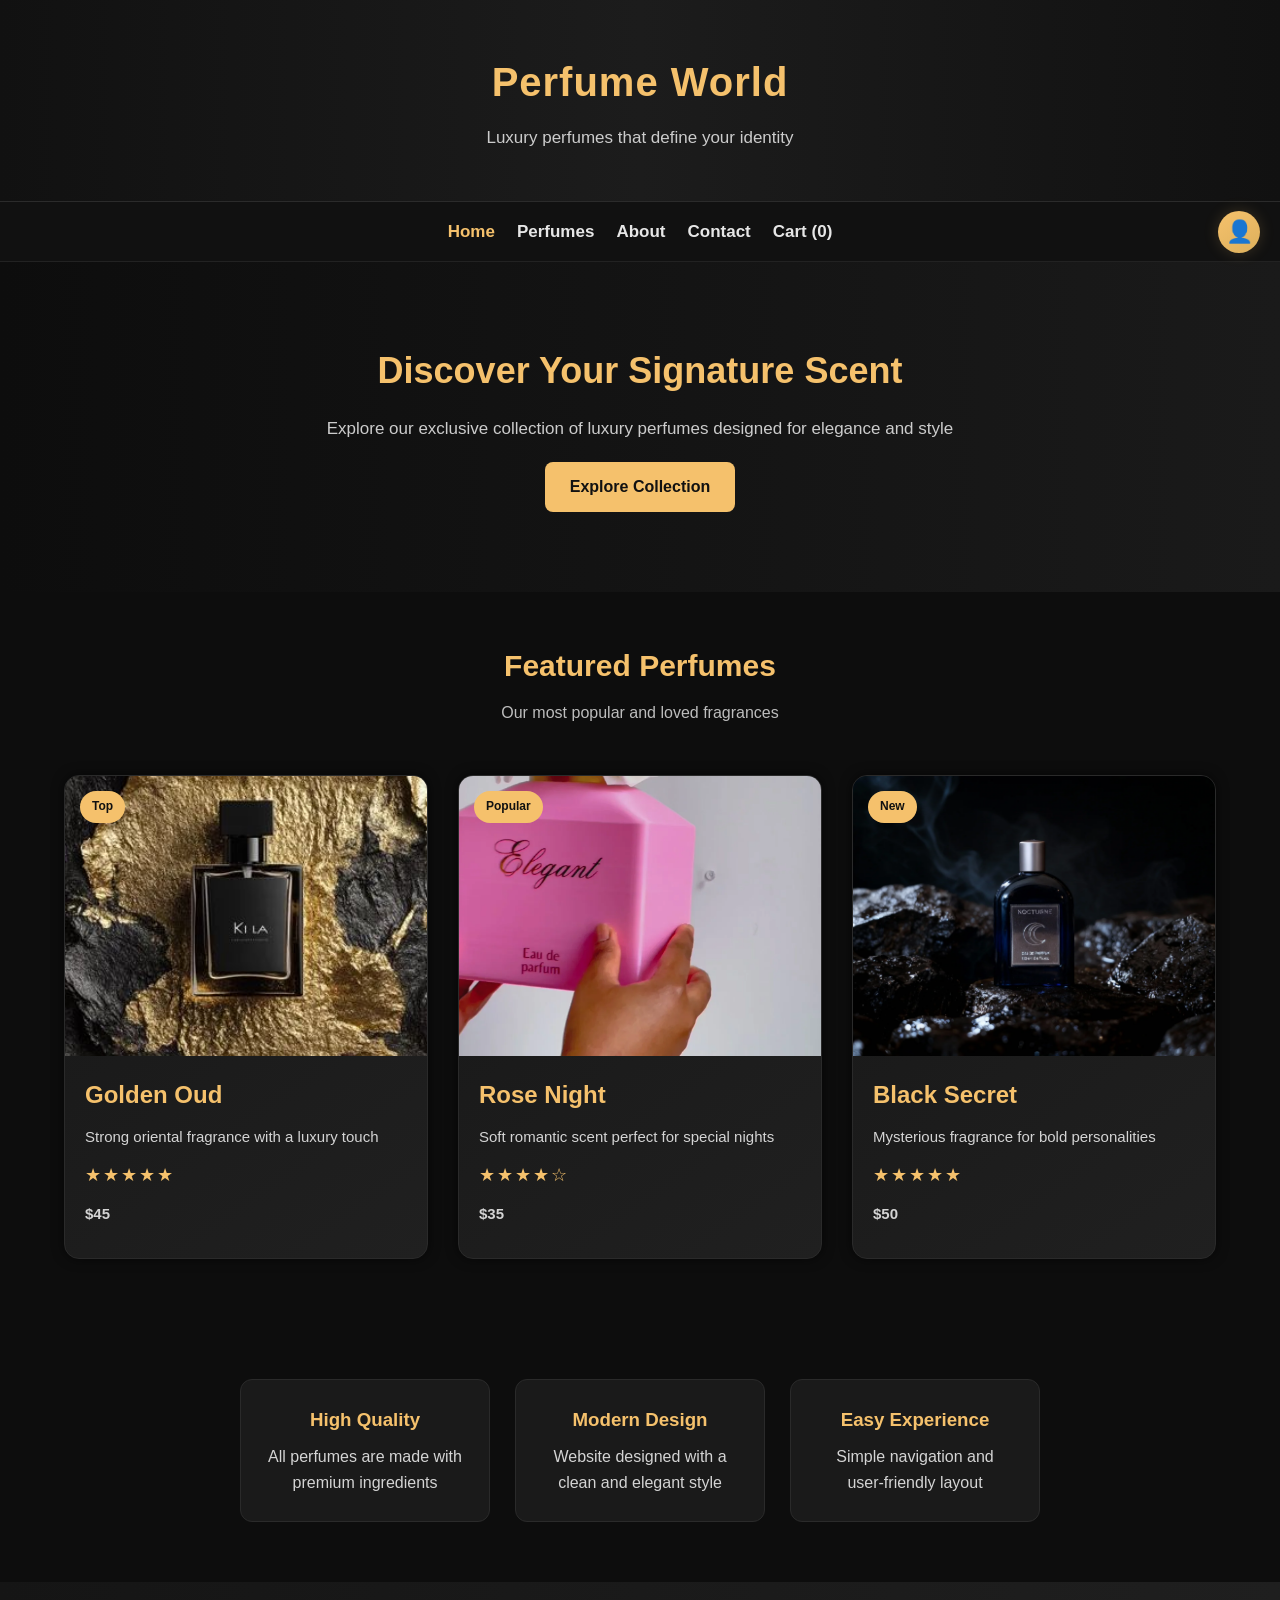
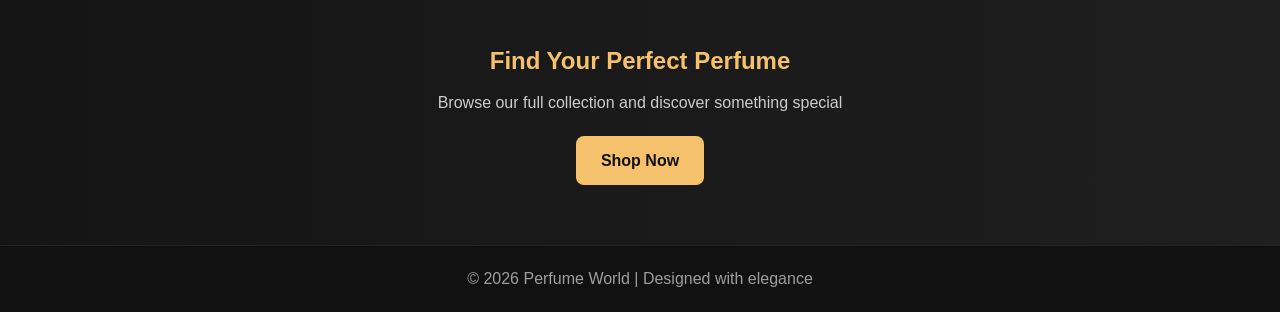
<file: index.html>
<!DOCTYPE html>
<html lang="en">
<head>
    <meta charset="UTF-8">
    <meta name="viewport" content="width=device-width, initial-scale=1.0">
    <title>Perfume World</title>
    <link rel="stylesheet" href="style.css">
</head>
<body>

    <div id="loader"></div>

    <header class="page-header">
        <h1>Perfume World</h1>
        <p>Luxury perfumes that define your identity</p>
    </header>

    <nav>
        <a href="index.html" class="active">Home</a>
        <a href="perfumes.html">Perfumes</a>
        <a href="about.html">About</a>
        <a href="contact.html">Contact</a>
        <a href="cart.html">Cart (<span id="cart-count">0</span>)</a>

        <div class="nav-right">
            <div class="profile-box" onclick="toggleProfileMenu(event)">
                <div class="profile-icon">👤</div>

                <div class="profile-menu" id="profile-menu">
                    <div id="guest-menu">
                        <a href="login.html">Login</a>
                    </div>

                    <div id="user-menu" style="display:none;">
                        <div class="user-info">
                            <p id="nav-user-name"></p>
                            <p id="nav-user-email"></p>
                        </div>
                        <hr>
                        <a href="profile.html">My Profile</a>
                        <a href="#" onclick="logoutUser()">Logout</a>
                    </div>
                </div>
            </div>
        </div>
    </nav>

    <section class="hero">
        <h2>Discover Your Signature Scent</h2>
        <p>Explore our exclusive collection of luxury perfumes designed for elegance and style</p>
        <a href="perfumes.html" class="btn">Explore Collection</a>
    </section>

    <section class="section-title">
        <h2>Featured Perfumes</h2>
        <p>Our most popular and loved fragrances</p>
    </section>

    <section class="products">

        <div class="card">
            <span class="badge">Top</span>
            <div class="img-box">
                <img src="perfume1.jpg" alt="Golden Oud">
            </div>
            <div class="info">
                <h3>Golden Oud</h3>
                <p>Strong oriental fragrance with a luxury touch</p>
                <div class="stars">★★★★★</div>
                <p class="price">$45</p>
            </div>
        </div>

        <div class="card">
            <span class="badge">Popular</span>
            <div class="img-box">
                <img src="perfume2.jpg" alt="Rose Night">
            </div>
            <div class="info">
                <h3>Rose Night</h3>
                <p>Soft romantic scent perfect for special nights</p>
                <div class="stars">★★★★☆</div>
                <p class="price">$35</p>
            </div>
        </div>

        <div class="card">
            <span class="badge">New</span>
            <div class="img-box">
                <img src="perfume3.jpg" alt="Black Secret">
            </div>
            <div class="info">
                <h3>Black Secret</h3>
                <p>Mysterious fragrance for bold personalities</p>
                <div class="stars">★★★★★</div>
                <p class="price">$50</p>
            </div>
        </div>

    </section>

    <section class="features">

        <div class="feature-box">
            <h3>High Quality</h3>
            <p>All perfumes are made with premium ingredients</p>
        </div>

        <div class="feature-box">
            <h3>Modern Design</h3>
            <p>Website designed with a clean and elegant style</p>
        </div>

        <div class="feature-box">
            <h3>Easy Experience</h3>
            <p>Simple navigation and user-friendly layout</p>
        </div>

    </section>

    <section class="cta">
        <h2>Find Your Perfect Perfume</h2>
        <p>Browse our full collection and discover something special</p>
        <a href="perfumes.html" class="btn">Shop Now</a>
    </section>

    <footer>
        <p>&copy; 2026 Perfume World | Designed with elegance</p>
    </footer>

    <script src="script.js"></script>
</body>
</html>
</file>
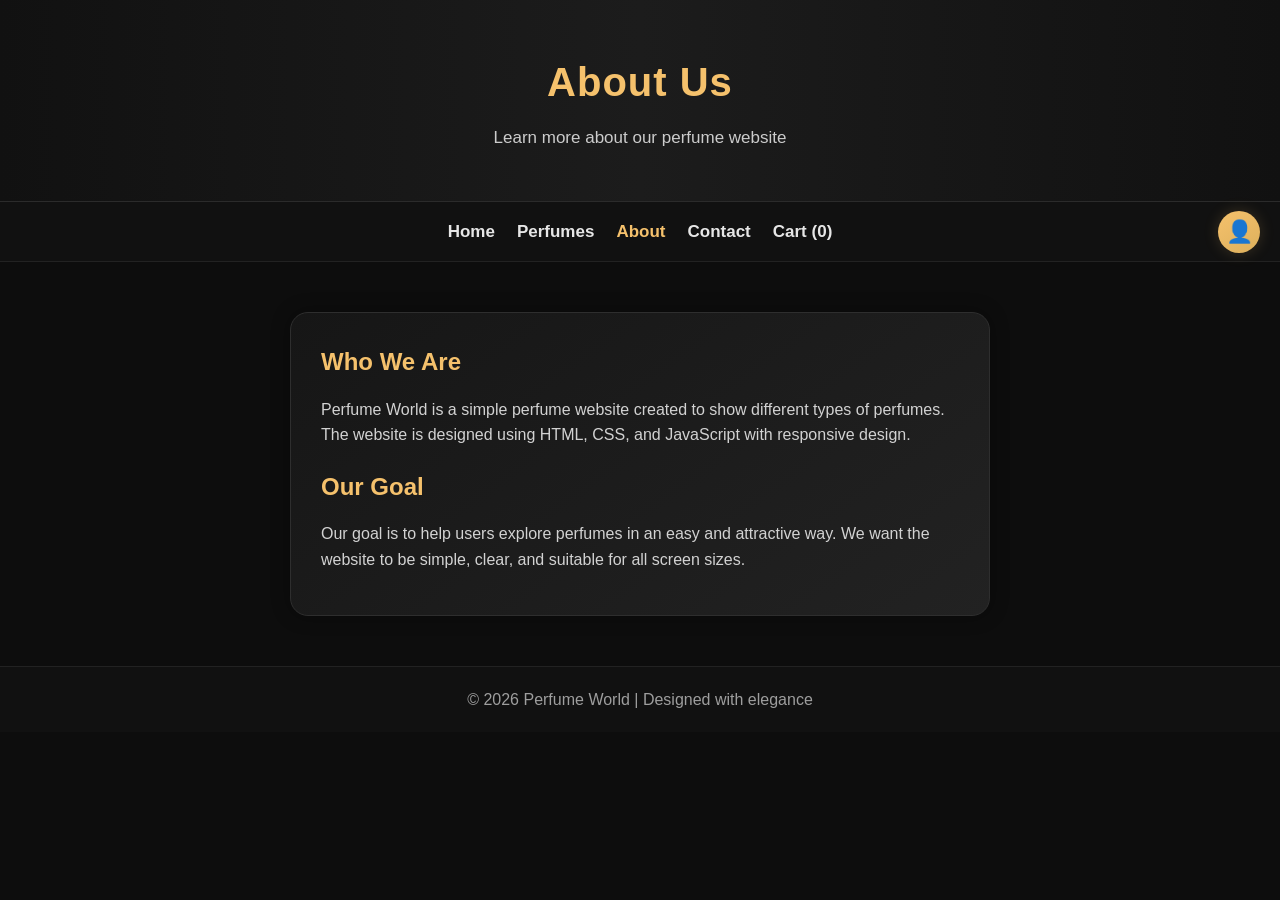
<file: about.html>
<!DOCTYPE html>
<html lang="en">
<head>
    <meta charset="UTF-8">
    <meta name="viewport" content="width=device-width, initial-scale=1.0">
    <title>About | Perfume World</title>
    <link rel="stylesheet" href="style.css">
</head>
<body>

    <div id="loader"></div>

    <header class="page-header">
        <h1>About Us</h1>
        <p>Learn more about our perfume website</p>
    </header>

    <nav>
        <a href="index.html">Home</a>
        <a href="perfumes.html">Perfumes</a>
        <a href="about.html" class="active">About</a>
        <a href="contact.html">Contact</a>
        <a href="cart.html">Cart (<span id="cart-count">0</span>)</a>

        <div class="nav-right">
            <div class="profile-box" onclick="toggleProfileMenu(event)">
                <div class="profile-icon">👤</div>

                <div class="profile-menu" id="profile-menu">
                    <div id="guest-menu">
                        <a href="login.html">Login</a>
                    </div>

                    <div id="user-menu" style="display:none;">
                        <div class="user-info">
                            <p id="nav-user-name"></p>
                            <p id="nav-user-email"></p>
                        </div>
                        <hr>
                        <a href="profile.html">My Profile</a>
                        <a href="#" onclick="logoutUser()">Logout</a>
                    </div>
                </div>
            </div>
        </div>
    </nav>

    <section class="contact-section">
        <div class="contact-info-box fancy-box single-box">
            <h2>Who We Are</h2>
            <p>
                Perfume World is a simple perfume website created to show different types of perfumes.
                The website is designed using HTML, CSS, and JavaScript with responsive design.
            </p>

            <h2 style="margin-top:20px;">Our Goal</h2>
            <p>
                Our goal is to help users explore perfumes in an easy and attractive way.
                We want the website to be simple, clear, and suitable for all screen sizes.
            </p>
        </div>
    </section>

    <footer>
        <p>&copy; 2026 Perfume World | Designed with elegance</p>
    </footer>

    <script src="script.js"></script>
</body>
</html>
</file>
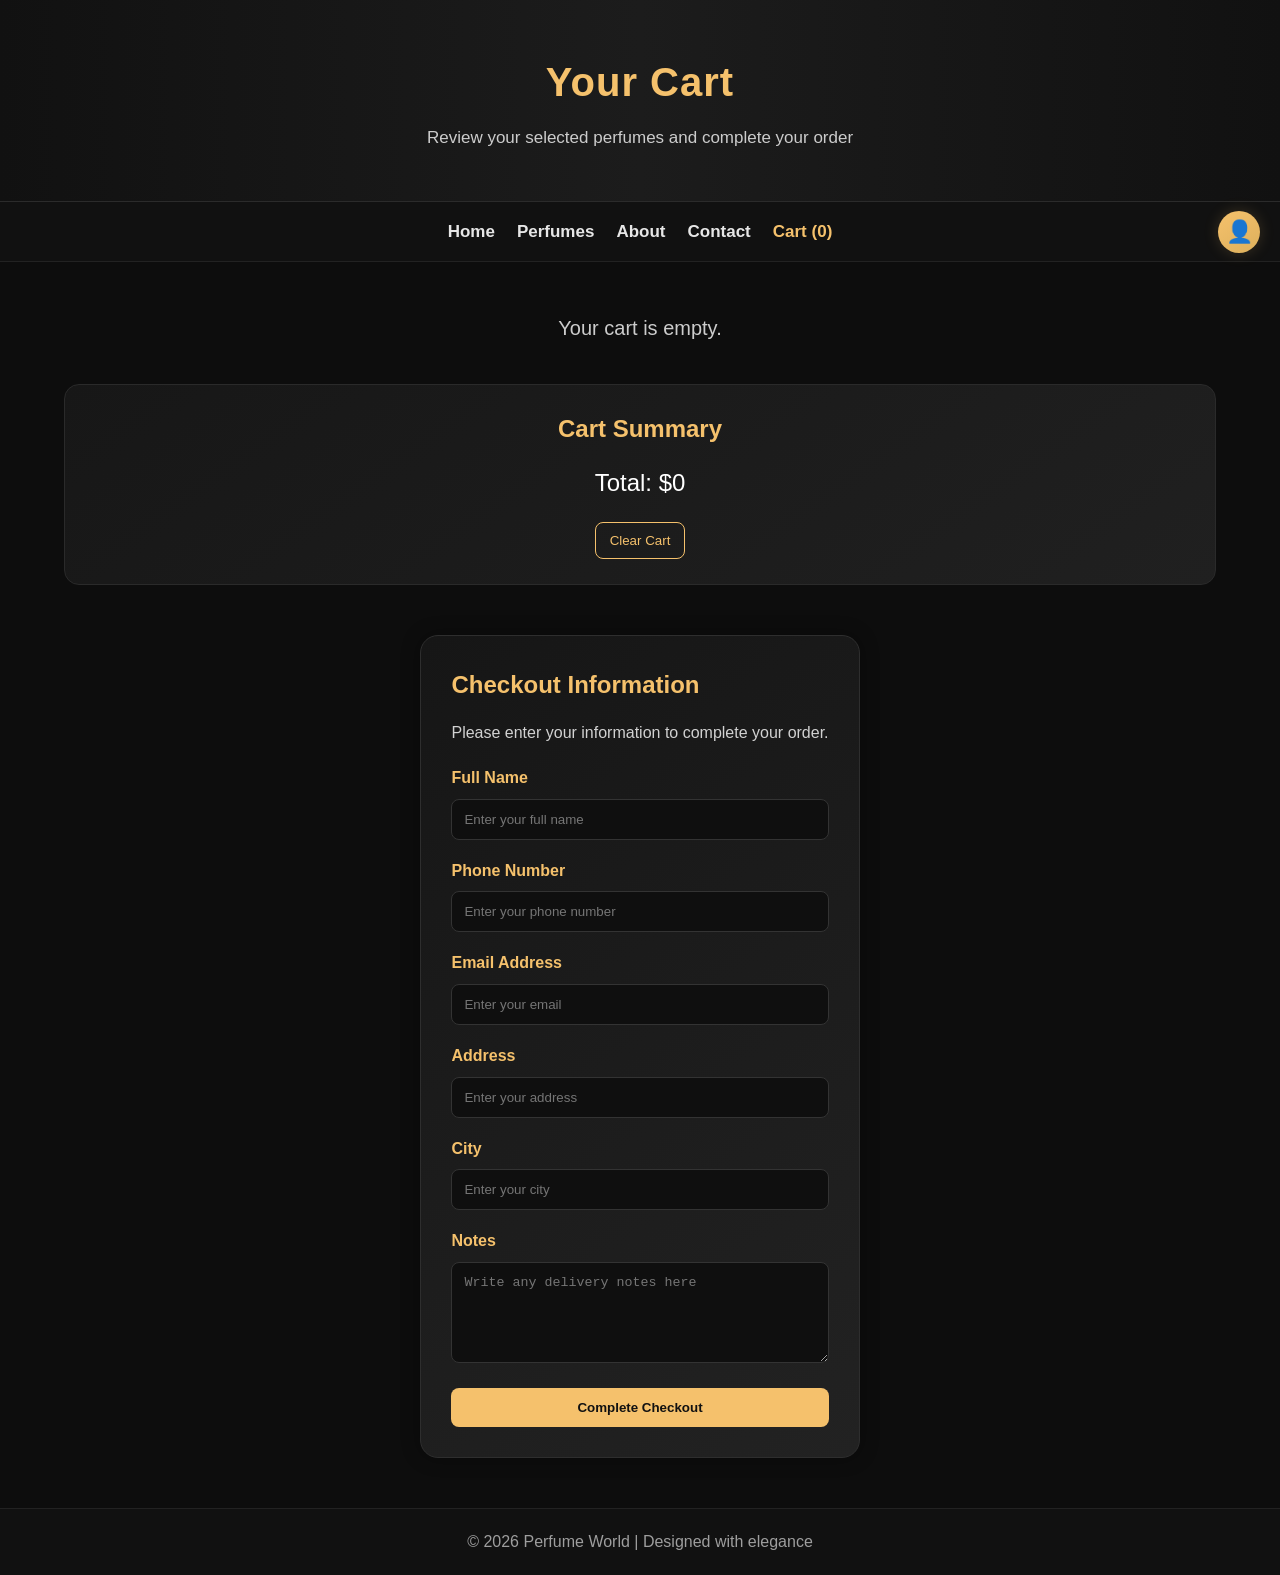
<file: cart.html>
<!DOCTYPE html>
<html lang="en">
<head>
    <meta charset="UTF-8">
    <meta name="viewport" content="width=device-width, initial-scale=1.0">
    <title>Cart | Perfume World</title>
    <link rel="stylesheet" href="style.css">
</head>
<body>

    <div id="loader"></div>

    <header class="page-header">
        <h1>Your Cart</h1>
        <p>Review your selected perfumes and complete your order</p>
    </header>

    <nav>
        <a href="index.html">Home</a>
        <a href="perfumes.html">Perfumes</a>
        <a href="about.html">About</a>
        <a href="contact.html">Contact</a>
        <a href="cart.html" class="active">Cart (<span id="cart-count">0</span>)</a>

        <div class="nav-right">
            <div class="profile-box" onclick="toggleProfileMenu(event)">
                <div class="profile-icon">👤</div>

                <div class="profile-menu" id="profile-menu">
                    <div id="guest-menu">
                        <a href="login.html">Login</a>
                    </div>

                    <div id="user-menu" style="display:none;">
                        <div class="user-info">
                            <p id="nav-user-name"></p>
                            <p id="nav-user-email"></p>
                        </div>
                        <hr>
                        <a href="profile.html">My Profile</a>
                        <a href="#" onclick="logoutUser()">Logout</a>
                    </div>
                </div>
            </div>
        </div>
    </nav>

    <section class="cart-section">
        <div id="cart-items"></div>

        <div class="cart-summary">
            <h2>Cart Summary</h2>
            <p id="cart-total">Total: $0</p>
            <button class="clear-btn" onclick="clearCart()">Clear Cart</button>
        </div>
    </section>

    <section class="contact-section">
        <div class="contact-form-box fancy-box single-box">
            <h2>Checkout Information</h2>
            <p style="margin-bottom: 20px; color: #d2d2d2;">
                Please enter your information to complete your order.
            </p>

            <form class="contact-form" onsubmit="checkout(event)">
                <label for="full-name">Full Name</label>
                <input type="text" id="full-name" placeholder="Enter your full name" required>

                <label for="phone-number">Phone Number</label>
                <input type="text" id="phone-number" placeholder="Enter your phone number" required>

                <label for="email-address">Email Address</label>
                <input type="email" id="email-address" placeholder="Enter your email" required>

                <label for="address">Address</label>
                <input type="text" id="address" placeholder="Enter your address" required>

                <label for="city">City</label>
                <input type="text" id="city" placeholder="Enter your city" required>

                <label for="notes">Notes</label>
                <textarea id="notes" rows="5" placeholder="Write any delivery notes here"></textarea>

                <button type="submit" class="send-btn">Complete Checkout</button>
            </form>
        </div>
    </section>

    <footer>
        <p>&copy; 2026 Perfume World | Designed with elegance</p>
    </footer>

    <script src="script.js"></script>
</body>
</html>
</file>
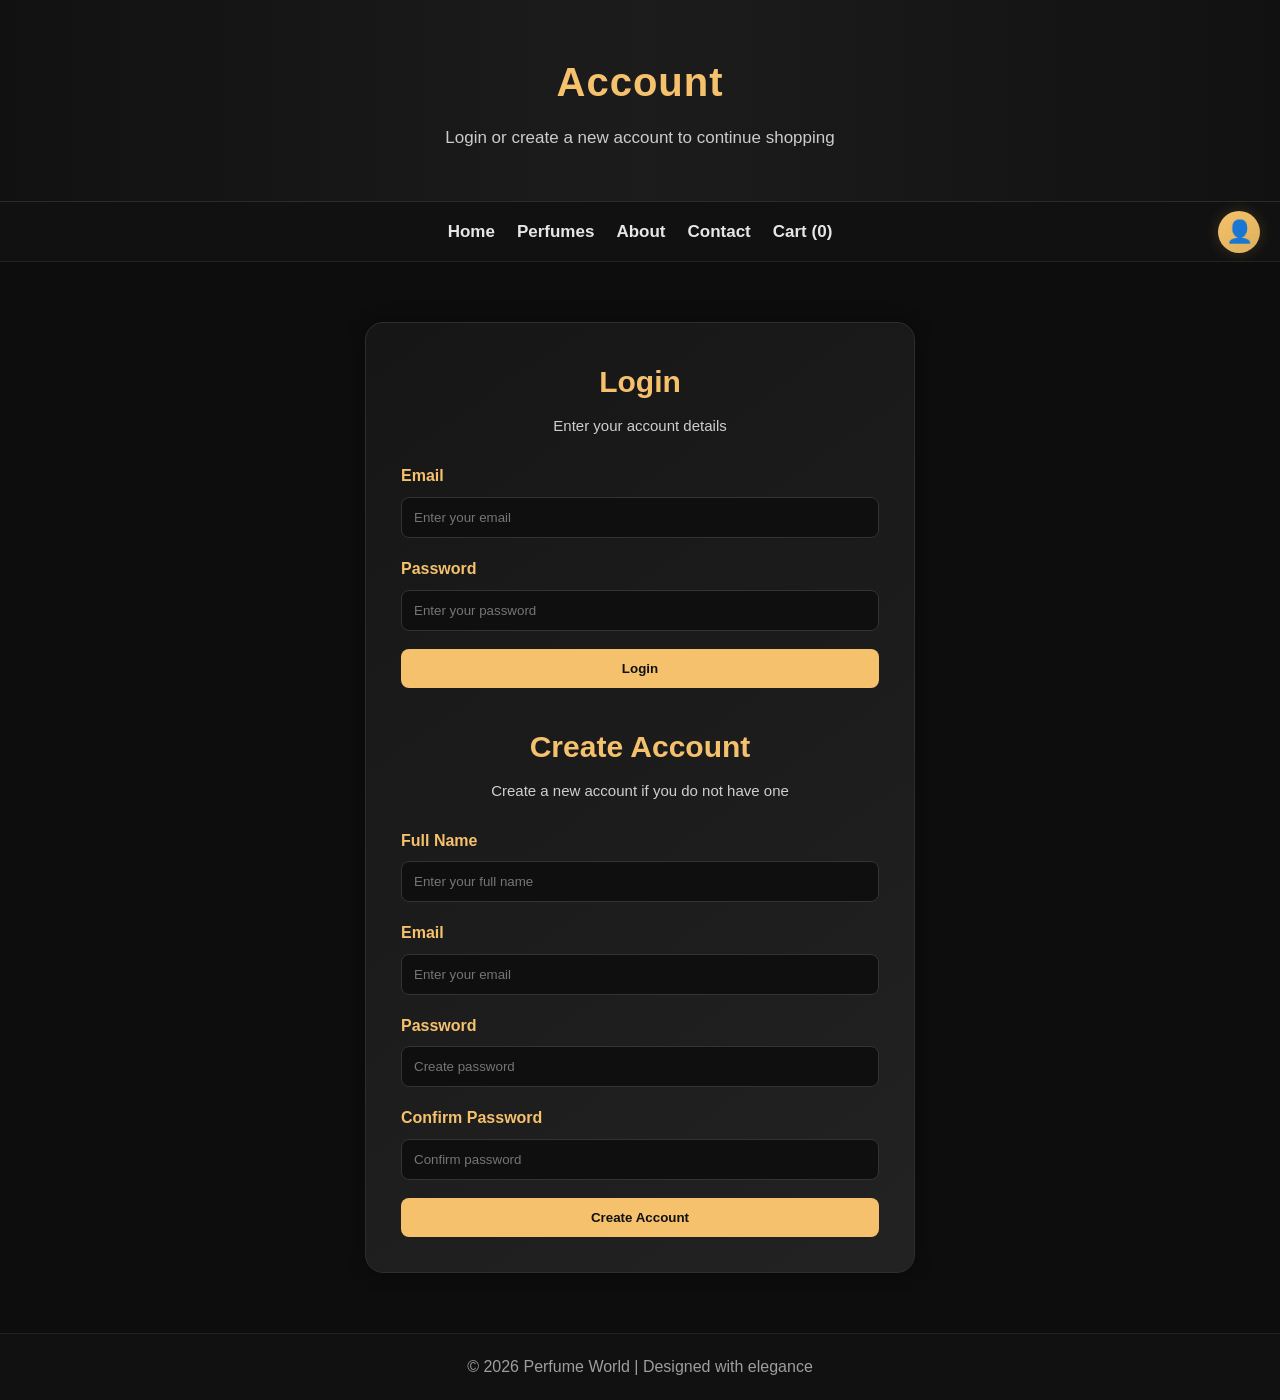
<file: login.html>
<!DOCTYPE html>
<html lang="en">
<head>
    <meta charset="UTF-8">
    <meta name="viewport" content="width=device-width, initial-scale=1.0">
    <title>Login | Perfume World</title>
    <link rel="stylesheet" href="style.css">
</head>
<body>

    <div id="loader"></div>

    <header class="page-header">
        <h1>Account</h1>
        <p>Login or create a new account to continue shopping</p>
    </header>

    <nav>
        <a href="index.html">Home</a>
        <a href="perfumes.html">Perfumes</a>
        <a href="about.html">About</a>
        <a href="contact.html">Contact</a>
        <a href="cart.html">Cart (<span id="cart-count">0</span>)</a>

        <div class="nav-right">
            <div class="profile-box" onclick="toggleProfileMenu(event)">
                <div class="profile-icon">👤</div>

                <div class="profile-menu" id="profile-menu">
                    <div id="guest-menu">
                        <a href="login.html">Login</a>
                    </div>

                    <div id="user-menu" style="display:none;">
                        <div class="user-info">
                            <p id="nav-user-name"></p>
                            <p id="nav-user-email"></p>
                        </div>
                        <hr>
                        <a href="profile.html">My Profile</a>
                        <a href="#" onclick="logoutUser()">Logout</a>
                    </div>
                </div>
            </div>
        </div>
    </nav>

    <section class="login-wrapper">
        <div class="login-card fancy-box">
            <div class="login-top">
                <h2>Login</h2>
                <p>Enter your account details</p>
            </div>

            <form class="contact-form" onsubmit="loginUser(event)">
                <label for="login-email">Email</label>
                <input type="email" id="login-email" placeholder="Enter your email" required>

                <label for="login-password">Password</label>
                <input type="password" id="login-password" placeholder="Enter your password" required>

                <button type="submit" class="send-btn">Login</button>
            </form>

            <div class="login-top" style="margin-top: 35px;">
                <h2>Create Account</h2>
                <p>Create a new account if you do not have one</p>
            </div>

            <form class="contact-form" onsubmit="registerUser(event)">
                <label for="register-name">Full Name</label>
                <input type="text" id="register-name" placeholder="Enter your full name" required>

                <label for="register-email">Email</label>
                <input type="email" id="register-email" placeholder="Enter your email" required>

                <label for="register-password">Password</label>
                <input type="password" id="register-password" placeholder="Create password" required>

                <label for="register-confirm-password">Confirm Password</label>
                <input type="password" id="register-confirm-password" placeholder="Confirm password" required>

                <button type="submit" class="send-btn">Create Account</button>
            </form>
        </div>
    </section>

    <footer>
        <p>&copy; 2026 Perfume World | Designed with elegance</p>
    </footer>

    <script src="script.js"></script>
</body>
</html>
</file>
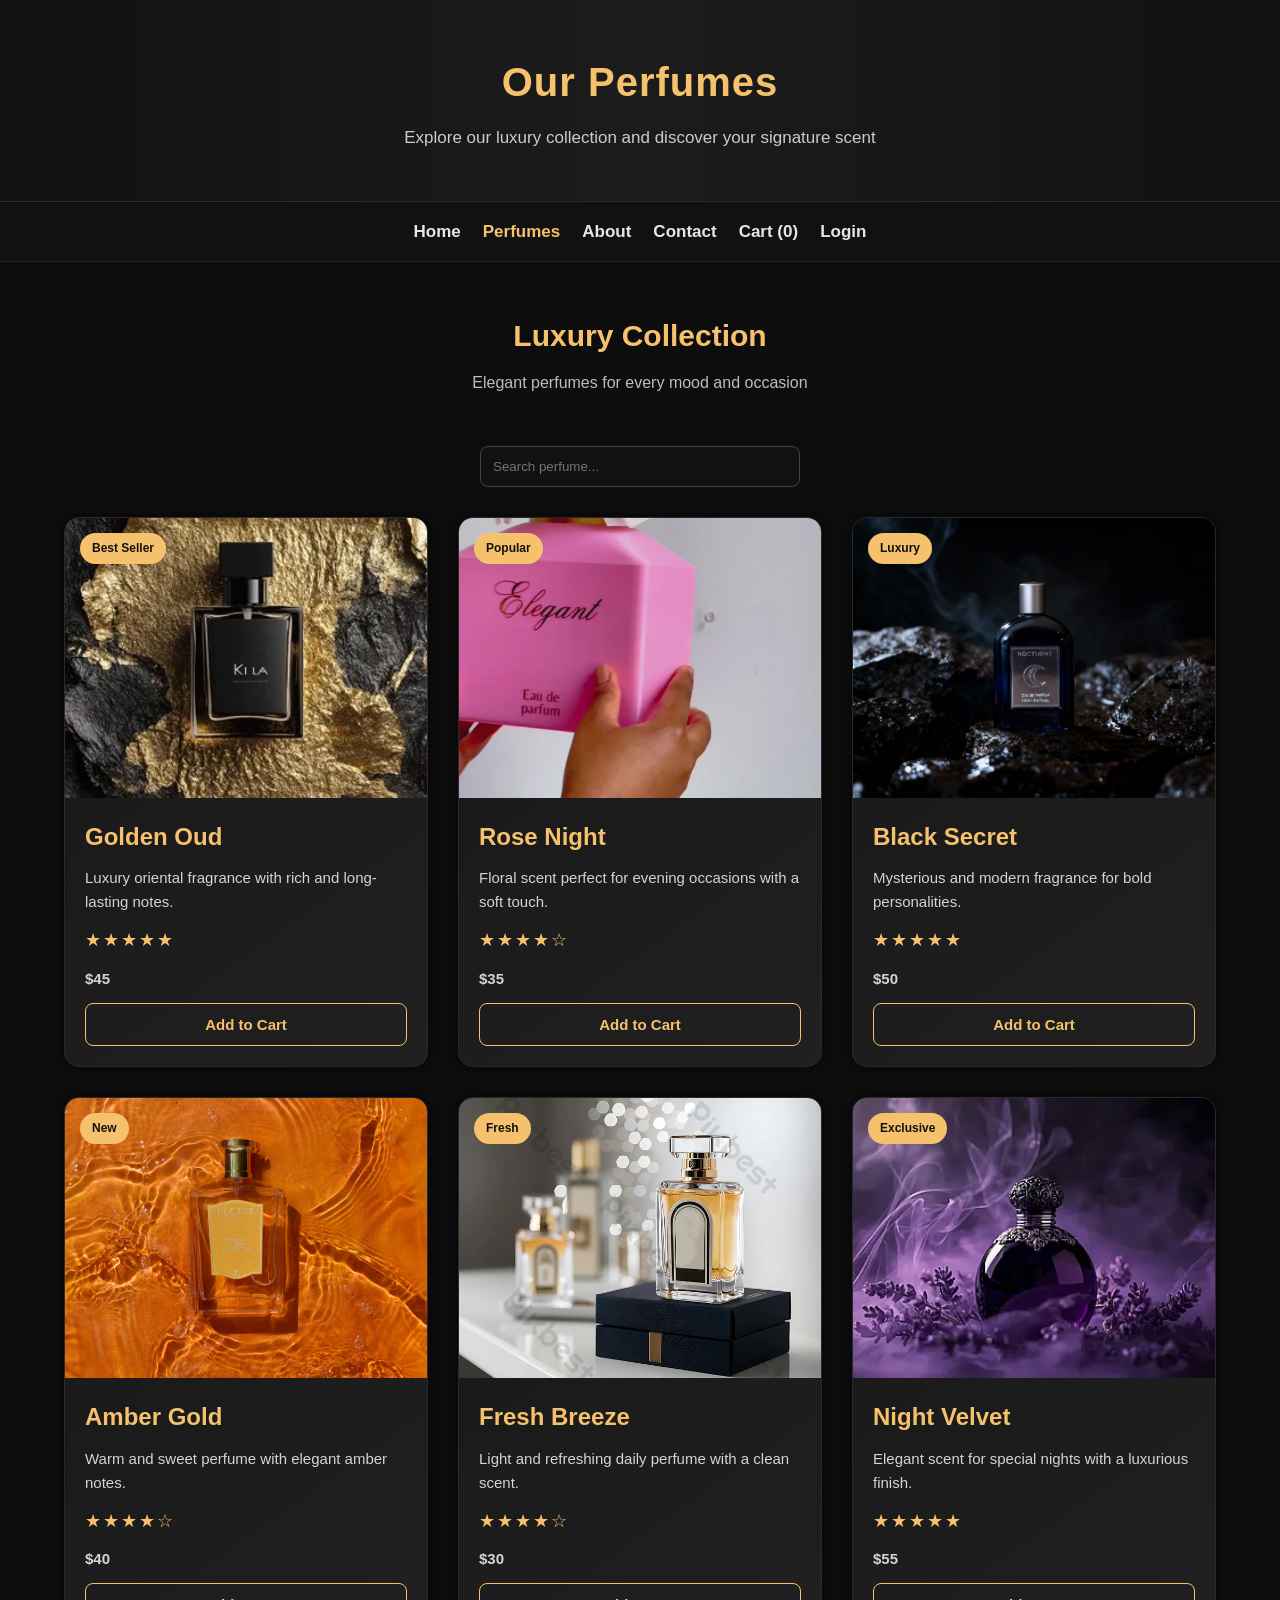
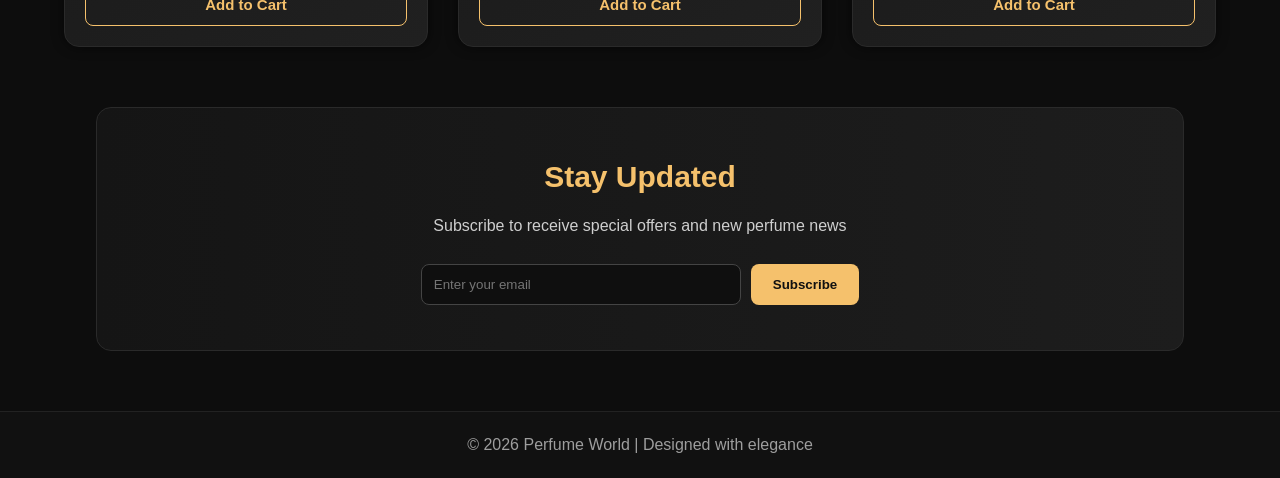
<file: perfumes.html>
<!DOCTYPE html>
<html lang="en">
<head>
    <meta charset="UTF-8">
    <meta name="viewport" content="width=device-width, initial-scale=1.0">
    <title>Perfumes | Perfume World</title>
    <link rel="stylesheet" href="style.css">
</head>
<body>

    <div id="loader"></div>

    <header class="page-header">
        <h1>Our Perfumes</h1>
        <p>Explore our luxury collection and discover your signature scent</p>
    </header>

    <nav>
        <a href="index.html">Home</a>
        <a href="perfumes.html" class="active">Perfumes</a>
        <a href="about.html">About</a>
        <a href="contact.html">Contact</a>
        <a href="cart.html">Cart (<span id="cart-count">0</span>)</a>
        <a href="login.html">Login</a>
    </nav>

    <section class="section-title">
        <h2>Luxury Collection</h2>
        <p>Elegant perfumes for every mood and occasion</p>
    </section>

    <div class="search-box">
        <input type="text" id="search" placeholder="Search perfume..." onkeyup="searchPerfumes()">
    </div>

    <section class="products">

        <div class="card">
            <span class="badge">Best Seller</span>
            <div class="img-box">
                <img src="perfume1.jpg" alt="Golden Oud">
            </div>
            <div class="info">
                <h3>Golden Oud</h3>
                <p>Luxury oriental fragrance with rich and long-lasting notes.</p>
                <div class="stars">★★★★★</div>
                <p class="price">$45</p>
                <button class="buy-btn" onclick="addToCart('Golden Oud', 45, 'images/perfume1.jpg')">Add to Cart</button>
            </div>
        </div>

        <div class="card">
            <span class="badge">Popular</span>
            <div class="img-box">
                <img src="perfume2.jpg" alt="Rose Night">
            </div>
            <div class="info">
                <h3>Rose Night</h3>
                <p>Floral scent perfect for evening occasions with a soft touch.</p>
                <div class="stars">★★★★☆</div>
                <p class="price">$35</p>
                <button class="buy-btn" onclick="addToCart('Rose Night', 35, 'images/perfume2.jpg')">Add to Cart</button>
            </div>
        </div>

        <div class="card">
            <span class="badge">Luxury</span>
            <div class="img-box">
                <img src="perfume3.jpg" alt="Black Secret">
            </div>
            <div class="info">
                <h3>Black Secret</h3>
                <p>Mysterious and modern fragrance for bold personalities.</p>
                <div class="stars">★★★★★</div>
                <p class="price">$50</p>
                <button class="buy-btn" onclick="addToCart('Black Secret', 50, 'images/perfume3.jpg')">Add to Cart</button>
            </div>
        </div>

        <div class="card">
            <span class="badge">New</span>
            <div class="img-box">
                <img src="perfume4.jpg" alt="Amber Gold">
            </div>
            <div class="info">
                <h3>Amber Gold</h3>
                <p>Warm and sweet perfume with elegant amber notes.</p>
                <div class="stars">★★★★☆</div>
                <p class="price">$40</p>
                <button class="buy-btn" onclick="addToCart('Amber Gold', 40, 'images/perfume4.jpg')">Add to Cart</button>
            </div>
        </div>

        <div class="card">
            <span class="badge">Fresh</span>
            <div class="img-box">
                <img src="perfume5.jpg" alt="Fresh Breeze">
            </div>
            <div class="info">
                <h3>Fresh Breeze</h3>
                <p>Light and refreshing daily perfume with a clean scent.</p>
                <div class="stars">★★★★☆</div>
                <p class="price">$30</p>
                <button class="buy-btn" onclick="addToCart('Fresh Breeze', 30, 'images/perfume5.jpg')">Add to Cart</button>
            </div>
        </div>

        <div class="card">
            <span class="badge">Exclusive</span>
            <div class="img-box">
                <img src="perfume6.jpg" alt="Night Velvet">
            </div>
            <div class="info">
                <h3>Night Velvet</h3>
                <p>Elegant scent for special nights with a luxurious finish.</p>
                <div class="stars">★★★★★</div>
                <p class="price">$55</p>
                <button class="buy-btn" onclick="addToCart('Night Velvet', 55, 'images/perfume6.jpg')">Add to Cart</button>
            </div>
        </div>

    </section>

    <section class="newsletter">
        <h2>Stay Updated</h2>
        <p>Subscribe to receive special offers and new perfume news</p>
        <form class="newsletter-form">
            <input type="email" placeholder="Enter your email">
            <button type="submit">Subscribe</button>
        </form>
    </section>

    <footer>
        <p>&copy; 2026 Perfume World | Designed with elegance</p>
    </footer>

    <script src="script.js"></script>
</body>
</html>
</file>
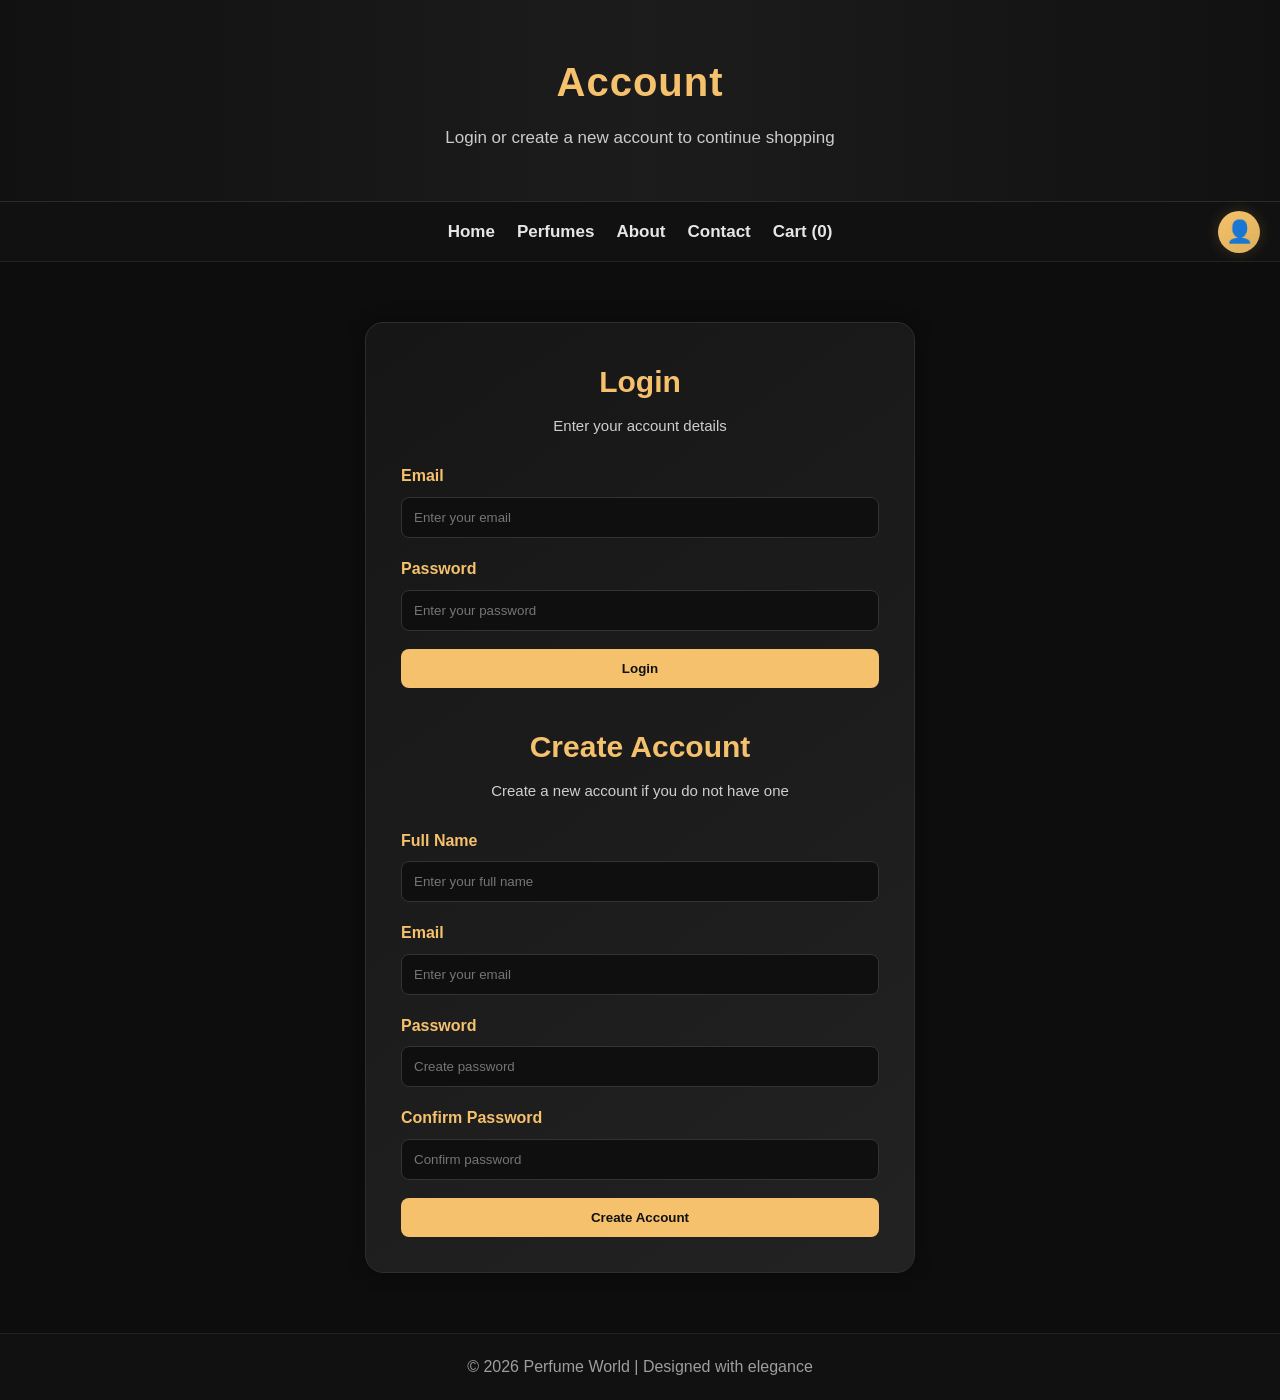
<file: profile.html>
<!DOCTYPE html>
<html lang="en">
<head>
    <meta charset="UTF-8">
    <meta name="viewport" content="width=device-width, initial-scale=1.0">
    <title>Profile | Perfume World</title>
    <link rel="stylesheet" href="style.css">
</head>
<body>

    <div id="loader"></div>

    <header class="page-header">
        <h1>My Profile</h1>
        <p>Manage your account information</p>
    </header>

    <nav>
        <a href="index.html">Home</a>
        <a href="perfumes.html">Perfumes</a>
        <a href="about.html">About</a>
        <a href="contact.html">Contact</a>
        <a href="cart.html">Cart (<span id="cart-count">0</span>)</a>

        <div class="nav-right">
            <div class="profile-box" onclick="toggleProfileMenu(event)">
                <div class="profile-icon">👤</div>

                <div class="profile-menu" id="profile-menu">
                    <div id="guest-menu">
                        <a href="login.html">Login</a>
                    </div>

                    <div id="user-menu" style="display:none;">
                        <div class="user-info">
                            <p id="nav-user-name"></p>
                            <p id="nav-user-email"></p>
                        </div>
                        <hr>
                        <a href="profile.html">My Profile</a>
                        <a href="#" onclick="logoutUser()">Logout</a>
                    </div>
                </div>
            </div>
        </div>
    </nav>

    <section class="login-wrapper">
        <div class="profile-card fancy-box">
            <div class="login-top">
                <h2>Account Owner</h2>
                <p>Your saved profile information</p>
            </div>

            <div class="profile-row">
                <div class="profile-label">Full Name</div>
                <div class="profile-value" id="profile-name"></div>
            </div>

            <div class="profile-row">
                <div class="profile-label">Email Address</div>
                <div class="profile-value" id="profile-email"></div>
            </div>

            <button class="send-btn" onclick="logoutUser()" style="margin-top: 10px;">Logout</button>
        </div>
    </section>

    <footer>
        <p>&copy; 2026 Perfume World | Designed with elegance</p>
    </footer>

    <script src="script.js"></script>
</body>
</html>
</file>
<file: style.css>
* {
    margin: 0;
    padding: 0;
    box-sizing: border-box;
}

body {
    font-family: Arial, sans-serif;
    background-color: #0d0d0d;
    color: #f5f5f5;
    line-height: 1.6;
}

/* HEADER */
.page-header {
    background: linear-gradient(to right, #111111, #1c1c1c, #111111);
    text-align: center;
    padding: 50px 20px;
    border-bottom: 1px solid #2b2b2b;
}

.page-header h1 {
    font-size: 40px;
    color: #f5c16c;
    margin-bottom: 10px;
    letter-spacing: 1px;
}

.page-header p {
    color: #cccccc;
    font-size: 17px;
}

/* NAV */
nav {
    background-color: #111111;
    display: flex;
    justify-content: center;
    align-items: center;
    gap: 22px;
    padding: 16px 15px;
    position: sticky;
    top: 0;
    z-index: 1000;
    border-bottom: 1px solid #222;
}

nav a {
    color: #e6e6e6;
    text-decoration: none;
    font-size: 17px;
    font-weight: bold;
    transition: 0.3s;
    white-space: nowrap;
}

nav a:hover,
nav a.active {
    color: #f5c16c;
}

/* PROFILE NAV */
.nav-right {
    position: absolute;
    right: 20px;
    top: 50%;
    transform: translateY(-50%);
}

.profile-box {
    position: relative;
    cursor: pointer;
}

.profile-icon {
    width: 42px;
    height: 42px;
    border-radius: 50%;
    background: linear-gradient(145deg, #f5c16c, #ddb05c);
    color: #111;
    display: flex;
    align-items: center;
    justify-content: center;
    font-size: 22px;
    font-weight: bold;
    box-shadow: 0 0 15px rgba(245, 193, 108, 0.18);
    transition: 0.3s;
}

.profile-icon:hover {
    transform: scale(1.06);
}

.profile-menu {
    display: none;
    position: absolute;
    right: 0;
    top: 55px;
    width: 260px;
    background: linear-gradient(145deg, #171717, #202020);
    border: 1px solid #2a2a2a;
    border-radius: 16px;
    padding: 15px;
    box-shadow: 0 10px 30px rgba(0, 0, 0, 0.55);
}

.profile-menu.show-menu {
    display: block;
    animation: fadeIn 0.25s ease;
}

.user-info {
    margin-bottom: 10px;
}

.user-info p:first-child {
    color: #f5c16c;
    font-weight: bold;
    font-size: 16px;
    margin-bottom: 4px;
}

.user-info p:last-child {
    color: #cccccc;
    font-size: 13px;
    word-break: break-word;
}

.profile-menu hr {
    border: none;
    border-top: 1px solid #2a2a2a;
    margin: 10px 0;
}

.profile-menu a {
    display: block;
    color: #f5c16c;
    text-decoration: none;
    padding: 10px 12px;
    border-radius: 8px;
    font-size: 14px;
    transition: 0.3s;
}

.profile-menu a:hover {
    background-color: #f5c16c;
    color: #111;
}

@keyframes fadeIn {
    from {
        opacity: 0;
        transform: translateY(-8px);
    }
    to {
        opacity: 1;
        transform: translateY(0);
    }
}

/* SECTION TITLE */
.section-title {
    text-align: center;
    padding: 50px 20px 20px;
}

.section-title h2 {
    font-size: 30px;
    color: #f5c16c;
    margin-bottom: 10px;
}

.section-title p {
    color: #bdbdbd;
    font-size: 16px;
}

/* HERO */
.hero {
    text-align: center;
    padding: 80px 20px;
    background: linear-gradient(to right, #0d0d0d, #1a1a1a);
}

.hero h2 {
    font-size: 36px;
    color: #f5c16c;
    margin-bottom: 15px;
}

.hero p {
    color: #cccccc;
    margin-bottom: 20px;
    font-size: 17px;
}

.btn {
    background-color: #f5c16c;
    color: #111;
    padding: 12px 25px;
    border-radius: 8px;
    text-decoration: none;
    font-weight: bold;
    transition: 0.3s;
    display: inline-block;
}

.btn:hover {
    background-color: #ddb05c;
}

/* FEATURES */
.features {
    display: flex;
    justify-content: center;
    gap: 25px;
    padding: 60px 20px;
    flex-wrap: wrap;
}

.feature-box {
    background-color: #1a1a1a;
    padding: 25px;
    width: 250px;
    text-align: center;
    border-radius: 12px;
    border: 1px solid #2a2a2a;
    transition: 0.3s;
}

.feature-box:hover {
    transform: translateY(-8px);
    border-color: #f5c16c;
}

.feature-box h3 {
    color: #f5c16c;
    margin-bottom: 10px;
}

.feature-box p {
    color: #d4d4d4;
}

/* CTA */
.cta {
    text-align: center;
    padding: 60px 20px;
    background: linear-gradient(to right, #151515, #1f1f1f);
}

.cta h2 {
    color: #f5c16c;
    margin-bottom: 10px;
}

.cta p {
    color: #ccc;
    margin-bottom: 20px;
}

/* SEARCH */
.search-box {
    text-align: center;
    margin: 30px 20px;
}

.search-box input {
    width: 320px;
    max-width: 90%;
    padding: 12px;
    border-radius: 8px;
    border: 1px solid #444;
    background-color: #111;
    color: white;
    outline: none;
}

.search-box input:focus {
    border-color: #f5c16c;
    box-shadow: 0 0 8px rgba(245, 193, 108, 0.15);
}

/* PRODUCTS */
.products {
    width: 90%;
    margin: 30px auto 60px;
    display: grid;
    grid-template-columns: repeat(3, 1fr);
    gap: 30px;
}

/* CARD */
.card {
    background: linear-gradient(145deg, #171717, #202020);
    border-radius: 15px;
    overflow: hidden;
    box-shadow: 0 0 12px rgba(0, 0, 0, 0.6);
    position: relative;
    transition: 0.4s;
    border: 1px solid #2a2a2a;
}

.card:hover {
    transform: translateY(-10px);
    box-shadow: 0 0 20px rgba(245, 193, 108, 0.20);
}

.badge {
    position: absolute;
    top: 15px;
    left: 15px;
    background-color: #f5c16c;
    color: #111;
    padding: 6px 12px;
    font-size: 12px;
    font-weight: bold;
    border-radius: 20px;
    z-index: 2;
}

.img-box {
    overflow: hidden;
}

.img-box img {
    width: 100%;
    height: 280px;
    object-fit: cover;
    display: block;
    transition: 0.5s;
}

.card:hover .img-box img {
    transform: scale(1.08);
}

.info {
    padding: 20px;
}

.info h3 {
    font-size: 24px;
    color: #f5c16c;
    margin-bottom: 10px;
}

.info p {
    color: #d4d4d4;
    margin-bottom: 12px;
    font-size: 15px;
}

.stars {
    color: #f5c16c;
    margin-bottom: 12px;
    font-size: 18px;
    letter-spacing: 2px;
}

.price {
    font-size: 22px;
    font-weight: bold;
    color: #ffffff;
    margin-bottom: 15px;
}

.buy-btn {
    width: 100%;
    padding: 12px;
    background-color: transparent;
    color: #f5c16c;
    border: 1px solid #f5c16c;
    border-radius: 8px;
    font-size: 15px;
    font-weight: bold;
    cursor: pointer;
    transition: 0.3s;
}

.buy-btn:hover {
    background-color: #f5c16c;
    color: #111;
}

/* NEWSLETTER */
.newsletter {
    width: 85%;
    margin: 0 auto 60px;
    background: linear-gradient(to right, #151515, #1d1d1d);
    border: 1px solid #2a2a2a;
    border-radius: 15px;
    text-align: center;
    padding: 45px 20px;
}

.newsletter h2 {
    font-size: 30px;
    color: #f5c16c;
    margin-bottom: 12px;
}

.newsletter p {
    color: #cfcfcf;
    margin-bottom: 25px;
    font-size: 16px;
}

.newsletter-form {
    display: flex;
    justify-content: center;
    gap: 10px;
    flex-wrap: wrap;
}

.newsletter-form input {
    width: 320px;
    max-width: 100%;
    padding: 12px;
    border: 1px solid #444;
    border-radius: 8px;
    background-color: #0f0f0f;
    color: white;
    outline: none;
}

.newsletter-form input:focus {
    border-color: #f5c16c;
    box-shadow: 0 0 8px rgba(245, 193, 108, 0.15);
}

.newsletter-form button {
    padding: 12px 22px;
    border: none;
    border-radius: 8px;
    background-color: #f5c16c;
    color: #111;
    font-weight: bold;
    cursor: pointer;
    transition: 0.3s;
}

.newsletter-form button:hover {
    background-color: #ddb05c;
}

/* CONTACT HERO */
.contact-hero {
    text-align: center;
    padding: 50px 20px 20px;
}

.contact-hero h2 {
    color: #f5c16c;
    font-size: 32px;
    margin-bottom: 10px;
}

.contact-hero p {
    color: #cfcfcf;
    font-size: 16px;
}

/* CONTACT / LOGIN BOXES */
.contact-section {
    width: 90%;
    margin: 50px auto;
    display: grid;
    grid-template-columns: 1fr 1fr;
    gap: 30px;
}

.contact-info-box,
.contact-form-box {
    background: linear-gradient(145deg, #171717, #202020);
    border: 1px solid #2a2a2a;
    border-radius: 15px;
    padding: 30px;
}

.fancy-box {
    background: linear-gradient(145deg, #161616, #222222);
    border: 1px solid #2e2e2e;
    border-radius: 18px;
    box-shadow: 0 0 18px rgba(0, 0, 0, 0.35);
    transition: 0.3s;
}

.fancy-box:hover {
    transform: translateY(-5px);
    box-shadow: 0 0 25px rgba(245, 193, 108, 0.12);
}

.contact-info-box h2,
.contact-form-box h2 {
    color: #f5c16c;
    margin-bottom: 15px;
}

.contact-info-box p {
    color: #d2d2d2;
    margin-bottom: 12px;
}

.contact-details {
    margin-top: 20px;
}

.detail-card {
    background-color: #111;
    border: 1px solid #2b2b2b;
    border-radius: 14px;
    padding: 18px;
    margin-top: 15px;
}

.detail-card h3 {
    color: #f5c16c;
    margin-bottom: 6px;
    font-size: 18px;
}

.detail-card p {
    color: #d8d8d8;
    margin: 0;
}

/* FORMS */
.contact-form label {
    display: block;
    margin-bottom: 8px;
    color: #f5c16c;
    font-weight: bold;
}

.contact-form input,
.contact-form textarea {
    width: 100%;
    padding: 12px;
    margin-bottom: 18px;
    border-radius: 8px;
    border: 1px solid #333;
    background-color: #0f0f0f;
    color: white;
    outline: none;
}

.contact-form input:focus,
.contact-form textarea:focus {
    border-color: #f5c16c;
    box-shadow: 0 0 8px rgba(245, 193, 108, 0.15);
}

.send-btn {
    width: 100%;
    padding: 12px;
    background-color: #f5c16c;
    color: #111;
    border: none;
    border-radius: 8px;
    font-weight: bold;
    cursor: pointer;
    transition: 0.3s;
}

.send-btn:hover {
    background-color: #ddb05c;
}

/* LOGIN */
.login-wrapper {
    width: 90%;
    margin: 60px auto;
    display: flex;
    justify-content: center;
    align-items: center;
}

.login-card {
    width: 100%;
    max-width: 550px;
    padding: 35px;
}

.login-top {
    text-align: center;
    margin-bottom: 25px;
}

.login-top h2 {
    color: #f5c16c;
    font-size: 30px;
    margin-bottom: 8px;
}

.login-top p {
    color: #cfcfcf;
    font-size: 15px;
}

.login-extra {
    text-align: center;
    margin-top: 18px;
}

.login-extra p {
    color: #d0d0d0;
    font-size: 14px;
}

.login-extra span {
    color: #f5c16c;
    font-weight: bold;
    cursor: pointer;
}

.single-box {
    max-width: 700px;
    margin: 0 auto;
    grid-column: 1 / -1;
}

/* PROFILE PAGE */
.profile-card {
    width: 100%;
    max-width: 600px;
    padding: 35px;
}

.profile-row {
    display: flex;
    justify-content: space-between;
    gap: 20px;
    padding: 16px 18px;
    margin-bottom: 15px;
    border-radius: 12px;
    background-color: #111;
    border: 1px solid #2b2b2b;
}

.profile-label {
    color: #f5c16c;
    font-weight: bold;
}

.profile-value {
    color: #e6e6e6;
    text-align: right;
    word-break: break-word;
}

/* CART */
.cart-section {
    width: 90%;
    margin: 50px auto;
}

.cart-item {
    display: flex;
    gap: 20px;
    background: linear-gradient(145deg, #171717, #202020);
    border: 1px solid #2a2a2a;
    border-radius: 15px;
    padding: 20px;
    margin-bottom: 20px;
    align-items: center;
}

.cart-item img {
    width: 140px;
    height: 140px;
    object-fit: cover;
    border-radius: 12px;
}

.cart-item-info h3 {
    color: #f5c16c;
    margin-bottom: 8px;
}

.cart-item-info p {
    color: #d4d4d4;
    margin-bottom: 8px;
}

.cart-buttons {
    display: flex;
    gap: 10px;
    margin-top: 10px;
    flex-wrap: wrap;
}

.cart-buttons button,
.clear-btn {
    padding: 10px 14px;
    border: 1px solid #f5c16c;
    background: transparent;
    color: #f5c16c;
    border-radius: 8px;
    cursor: pointer;
    transition: 0.3s;
}

.cart-buttons button:hover,
.clear-btn:hover {
    background-color: #f5c16c;
    color: #111;
}

.cart-summary {
    margin-top: 30px;
    background: linear-gradient(145deg, #171717, #202020);
    border: 1px solid #2a2a2a;
    border-radius: 15px;
    padding: 25px;
    text-align: center;
}

.cart-summary h2 {
    color: #f5c16c;
    margin-bottom: 15px;
}

#cart-total {
    font-size: 24px;
    color: white;
    margin-bottom: 20px;
}

.empty-cart {
    text-align: center;
    color: #cccccc;
    font-size: 20px;
    margin: 40px 0;
}

/* LOADER */
#loader {
    position: fixed;
    width: 100%;
    height: 100%;
    background: #0d0d0d;
    display: flex;
    justify-content: center;
    align-items: center;
    z-index: 9999;
}

#loader::after {
    content: "";
    width: 45px;
    height: 45px;
    border: 4px solid #f5c16c;
    border-top: 4px solid transparent;
    border-radius: 50%;
    animation: spin 1s linear infinite;
}

/* TOAST */
.toast-message {
    position: fixed;
    right: 20px;
    bottom: 20px;
    background-color: #f5c16c;
    color: #111;
    padding: 12px 18px;
    border-radius: 8px;
    font-weight: bold;
    z-index: 10000;
    opacity: 0;
    transform: translateY(20px);
    transition: 0.3s;
}

.toast-message.show {
    opacity: 1;
    transform: translateY(0);
}

@keyframes spin {
    100% {
        transform: rotate(360deg);
    }
}

/* FOOTER */
footer {
    background-color: #111111;
    text-align: center;
    padding: 20px;
    color: #9e9e9e;
    border-top: 1px solid #222;
}

/* TABLET */
@media (max-width: 992px) {
    .products {
        grid-template-columns: repeat(2, 1fr);
    }

    nav {
        gap: 16px;
    }

    nav a {
        font-size: 15px;
    }
}

/* MOBILE */
@media (max-width: 768px) {
    .page-header {
        padding: 35px 15px;
    }

    .page-header h1 {
        font-size: 30px;
    }

    .page-header p {
        font-size: 15px;
    }

    nav {
        justify-content: flex-start;
        flex-wrap: nowrap;
        overflow-x: auto;
        gap: 12px;
        padding: 14px 12px;
        scrollbar-width: none;
        -ms-overflow-style: none;
    }

    nav::-webkit-scrollbar {
        display: none;
    }

    nav a {
        font-size: 14px;
        flex: 0 0 auto;
    }

    .nav-right {
        position: sticky;
        right: 0;
        top: auto;
        transform: none;
        margin-left: auto;
        flex: 0 0 auto;
        background-color: #111111;
        padding-left: 6px;
    }

    .profile-menu {
        right: 0;
        top: 48px;
        width: 220px;
    }

    .products {
        grid-template-columns: 1fr;
        gap: 20px;
    }

    .newsletter h2 {
        font-size: 25px;
    }

    .contact-section {
        grid-template-columns: 1fr;
    }

    .cart-item {
        flex-direction: column;
        text-align: center;
    }

    .cart-item img {
        width: 100%;
        max-width: 250px;
        height: auto;
    }

    .cart-buttons {
        justify-content: center;
    }

    .hero {
        padding: 55px 16px;
    }

    .hero h2 {
        font-size: 28px;
    }

    .hero p {
        font-size: 15px;
    }

    .contact-hero h2 {
        font-size: 27px;
    }

    .profile-row {
        flex-direction: column;
        gap: 8px;
    }

    .profile-value {
        text-align: left;
    }

    .login-card,
    .profile-card,
    .contact-info-box,
    .contact-form-box,
    .cart-summary {
        padding: 22px;
    }
}
</file>
